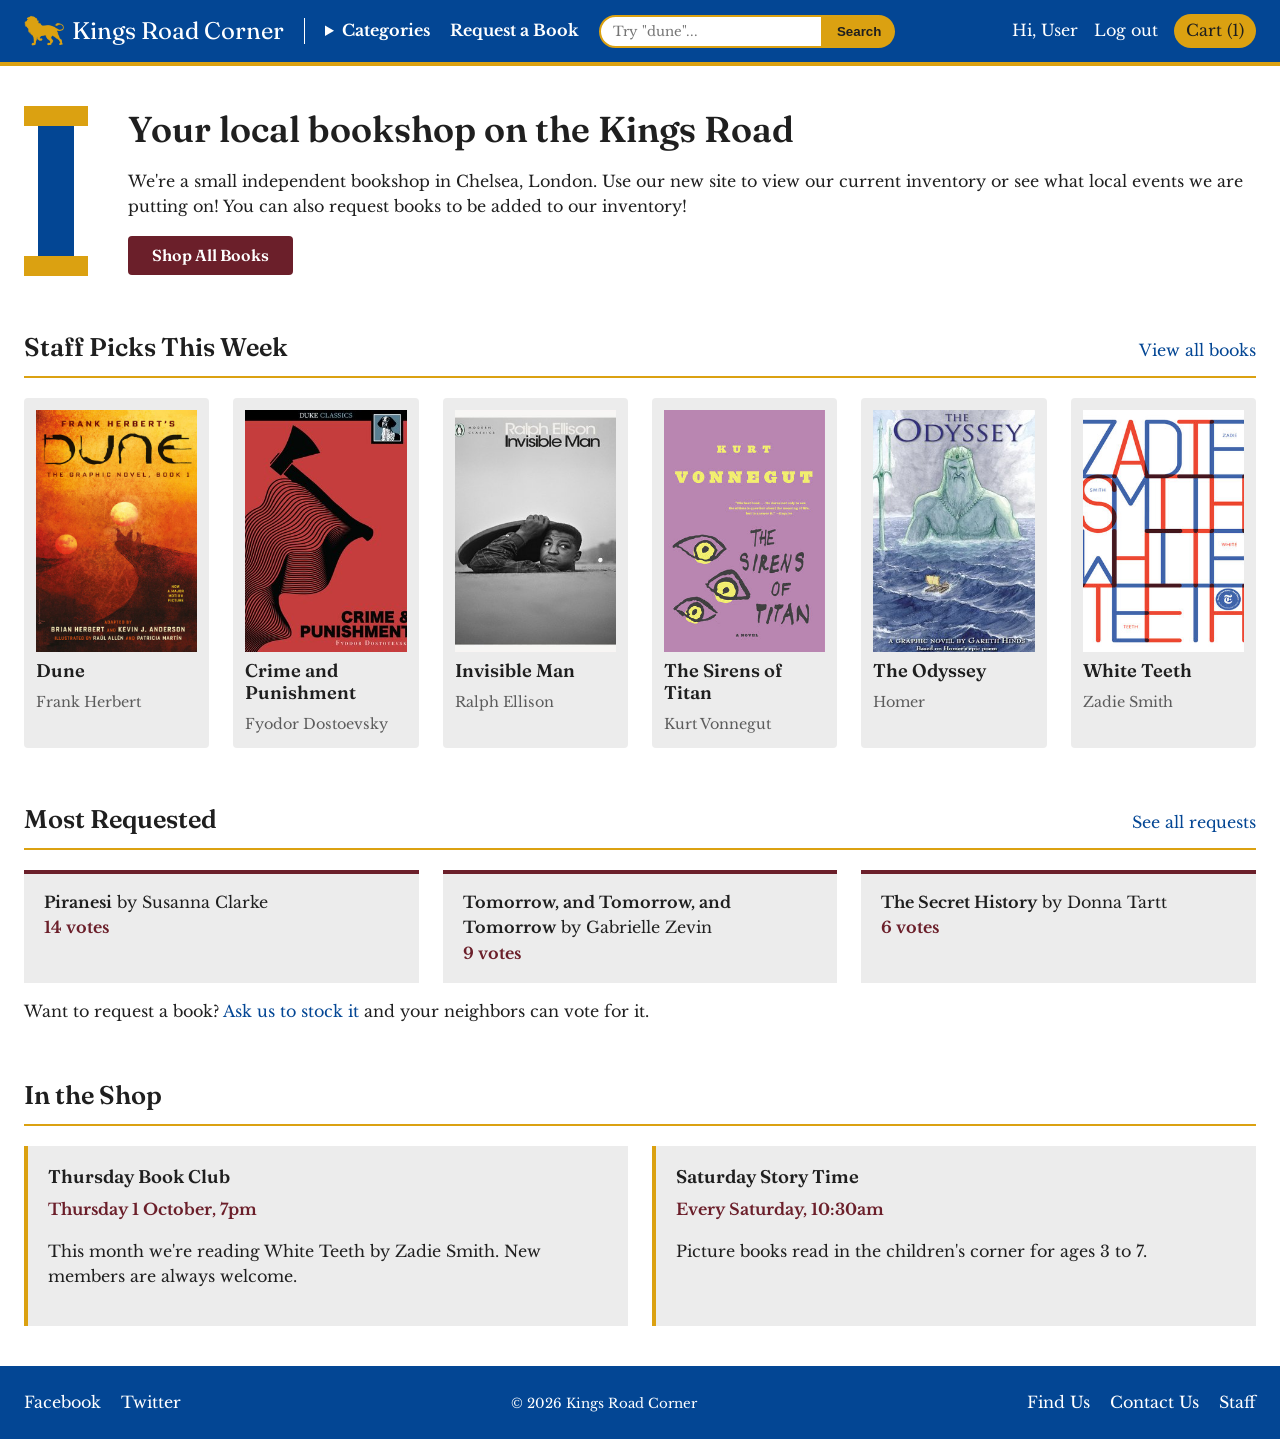
<file: project3/index.html>
<!DOCTYPE html>
<html lang="en">

<head>
    <meta charset="utf-8">
    <meta name="viewport" content="width=device-width, initial-scale=1">
    <title>Kings Road Corner</title>
    <link rel="stylesheet" href="css/styles.css">
</head>

<body>
    <script src="https://code.jquery.com/jquery-3.7.1.min.js"></script>
    <script src="js/main.js"></script>
    <!-- header section -->
    <header class="site-header">
        <a class="brand" href="index.html">
            <!-- i made tis logo myself on canva -->
            <img src="images/background-lion.png" alt="" width="40" height="32">
            Kings Road Corner
        </a>

        <nav aria-label="Primary">
            <ul>
                <li>
                    <details class="dropdown">
                        <summary>Categories</summary>
                        <ul class="dropdown-menu">
                            <li><a href="listing.html">All Books</a></li>
                            <li><a href="listing.html">Fiction</a></li>
                            <li><a href="listing.html">Non-Fiction</a></li>
                            <li><a href="listing.html">Sci-Fi &amp; Fantasy</a></li>
                            <li><a href="listing.html">Mystery &amp; Thriller</a></li>
                            <li><a href="listing.html">Classics</a></li>
                            <li><a href="listing.html">Children's</a></li>
                        </ul>
                    </details>
                </li>
                <li><a href="listing.html#requests">Request a Book</a></li>
            </ul>
        </nav>

        <form class="search-form" action="search.html" method="get" role="search">
            <label class="visually-hidden" for="site-search">Search books by title or author</label>
            <input id="site-search" class="search-input" type="search" name="q" placeholder="Try &quot;dune&quot;..." required>
            <button class="search-button" type="submit">Search</button>
        </form>

        <div class="account">
            <p class="greeting">Hi, User</p>
            <a href="index.html">Log out</a>
            <!-- couldn't figure out how to make cart logo responsive-->
            <a class="cart" href="#">Cart (1)</a>
        </div>
    </header>

    <main>
        <!-- hero section -->
        <section class="hero" aria-labelledby="hero-title">
            <div class="pillar" aria-hidden="true"></div>
            <div>
                <h1 id="hero-title">Your local bookshop on the Kings Road</h1>
                <p>
                    We're a small independent bookshop in Chelsea, London. Use our new site to view our current
                    inventory or see what local events we are putting on! You can also request books to be added to our
                    inventory!
                </p>
                <a class="btn" href="listing.html">Shop All Books</a>
            </div>
        </section>

        <!-- staff rec section -->
        <section aria-labelledby="featured-title">
            <div class="section-head">
                <h2 id="featured-title">Staff Picks This Week</h2>
                <a href="listing.html">View all books</a>
            </div>

            <ul class="book-grid">
                <li class="book-card">
                    <a class="book-link" href="bookdetails.html">
                        <!-- img src: https://www.overdrive.com/media/5318037/dune -->
                        <img class="book-cover" src="images/dune.jpg" alt="Cover of Dune by Frank Herbert" width="300"
                            height="450">
                        <h3>Dune</h3>
                        <p class="book-author">Frank Herbert</p>
                    </a>
                </li>
                <li class="book-card">
                    <a class="book-link" href="bookdetails.html">
                        <!-- img src: https://www.overdrive.com/media/784483/crime-and-punishment -->

                        <img class="book-cover" src="images/crime-and-punishment.jpg"
                            alt="Cover of Crime and Punishment by Fyodor Dostoevsky" width="300" height="450">
                        <h3>Crime and Punishment</h3>
                        <p class="book-author">Fyodor Dostoevsky</p>
                    </a>
                </li>
                <li class="book-card">
                    <a class="book-link" href="bookdetails.html">
                        <!-- img src: https://www.overdrive.com/media/2661249/invisible-man -->

                        <img class="book-cover" src="images/invisible-man.jpg"
                            alt="Cover of Invisible Man by Ralph Ellison" width="300" height="450">
                        <h3>Invisible Man</h3>
                        <p class="book-author">Ralph Ellison</p>
                    </a>
                </li>
                <li class="book-card">
                    <a class="book-link" href="bookdetails.html">
                        <!-- img src: https://www.overdrive.com/media/13569420/the-sirens-of-titan -->

                        <img class="book-cover" src="images/sirens-of-titan.jpg"
                            alt="Cover of The Sirens of Titan by Kurt Vonnegut" width="300" height="450">
                        <h3>The Sirens of Titan</h3>
                        <p class="book-author">Kurt Vonnegut</p>
                    </a>
                </li>
                <li class="book-card">
                    <a class="book-link" href="bookdetails.html">
                        <!-- img src: https://www.overdrive.com/media/5371526/the-odyssey -->

                        <img class="book-cover" src="images/the-odyssey.jpg" alt="Cover of The Odyssey by Homer"
                            width="300" height="450">
                        <h3>The Odyssey</h3>
                        <p class="book-author">Homer</p>
                    </a>
                </li>
                <li class="book-card">
                    <a class="book-link" href="bookdetails.html">
                        <!-- img src: https://www.overdrive.com/media/36414/white-teeth -->

                        <img class="book-cover" src="images/white-teeth.jpg" alt="Cover of White Teeth by Zadie Smith"
                            width="300" height="450">
                        <h3>White Teeth</h3>
                        <p class="book-author">Zadie Smith</p>
                    </a>
                </li>
            </ul>
        </section>

        <!-- other peep request section -->
        <section class="most-requested" aria-labelledby="requested-title">
            <div class="section-head">
                <h2 id="requested-title">Most Requested</h2>
                <a href="listing.html#requests">See all requests</a>
            </div>
            <ol class="top-requests">
                <li><strong>Piranesi</strong> by Susanna Clarke <span class="vote-total">14 votes</span></li>
                <li><strong>Tomorrow, and Tomorrow, and Tomorrow</strong> by Gabrielle Zevin <span class="vote-total">9
                        votes</span></li>
                <li><strong>The Secret History</strong> by Donna Tartt <span class="vote-total">6 votes</span></li>
            </ol>
            <p>Want to request a book? <a href="listing.html#requests">Ask us to stock it</a> and your neighbors can
                vote
                for it.</p>
        </section>

        <!-- local events section -->
        <section class="events" aria-labelledby="events-title">
            <div class="section-head">
                <h2 id="events-title">In the Shop</h2>
            </div>
            <ul class="event-list">
                <li class="event">
                    <h3>Thursday Book Club</h3>
                    <p class="event-date">Thursday 1 October, 7pm</p>
                    <p>This month we're reading White Teeth by Zadie Smith. New members are always welcome.</p>
                </li>
                <li class="event">
                    <h3>Saturday Story Time</h3>
                    <p class="event-date">Every Saturday, 10:30am</p>
                    <p>Picture books read in the children's corner for ages 3 to 7.</p>
                </li>
            </ul>
        </section>
    </main>

    <!-- footer  -->
    <footer class="site-footer">
        <ul class="footer-links">
            <li><a href="https://www.facebook.com/">Facebook</a></li>
            <li><a href="https://x.com/">Twitter</a></li>
        </ul>
        <p class="copyright"><small>&copy; 2026 Kings Road Corner</small></p>
        <ul class="footer-links">
            <li><a href="#">Find Us</a></li>
            <li><a href="#">Contact Us</a></li>
            <li><a href="alternativeAdding.html">Staff</a></li>
        </ul>
    </footer>
</body>

</html>
</file>
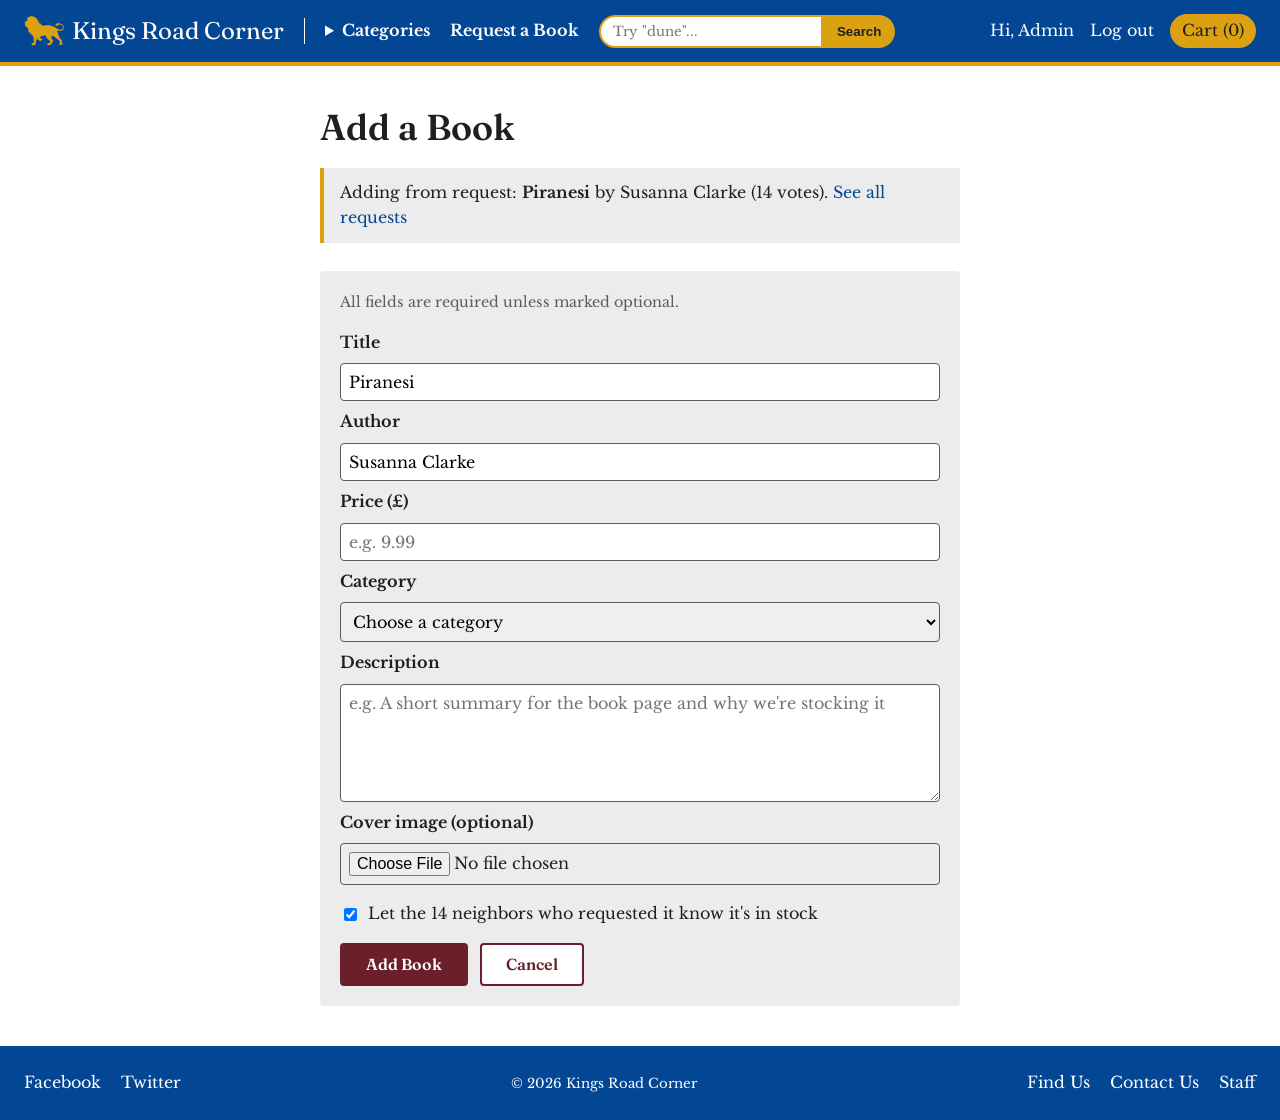
<file: project3/adminAdding.html>
<!DOCTYPE html>
<html lang="en">

<head>
    <meta charset="utf-8">
    <meta name="viewport" content="width=device-width, initial-scale=1">
    <title>Kings Road Corner | Add a Book</title>
    <link rel="stylesheet" href="css/styles.css">
    <link rel="stylesheet" href="css/admin.css">
</head>

<body>
    <script src="https://code.jquery.com/jquery-3.7.1.min.js"></script>
    <script src="js/main.js"></script>
    <!-- header section -->
    <header class="site-header">
        <a class="brand" href="index.html">
            <img src="images/background-lion.png" alt="" width="40" height="32">
            Kings Road Corner
        </a>

        <nav aria-label="Primary">
            <ul>
                <li>
                    <details class="dropdown">
                        <summary>Categories</summary>
                        <ul class="dropdown-menu">
                            <li><a href="listing.html">All Books</a></li>
                            <li><a href="listing.html">Fiction</a></li>
                            <li><a href="listing.html">Non-Fiction</a></li>
                            <li><a href="listing.html">Sci-Fi &amp; Fantasy</a></li>
                            <li><a href="listing.html">Mystery &amp; Thriller</a></li>
                            <li><a href="listing.html">Classics</a></li>
                            <li><a href="listing.html">Children's</a></li>
                        </ul>
                    </details>
                </li>
                <li><a href="listing.html#requests">Request a Book</a></li>
            </ul>
        </nav>

        <form class="search-form" action="search.html" method="get" role="search">
            <label class="visually-hidden" for="site-search">Search books by title or author</label>
            <input id="site-search" class="search-input" type="search" name="q" placeholder="Try &quot;dune&quot;..." required>
            <button class="search-button" type="submit">Search</button>
        </form>

        <div class="account">
            <p class="greeting">Hi, Admin</p>
            <a href="index.html">Log out</a>
            <a class="cart" href="#">Cart (0)</a>
        </div>
    </header>

    <main>
        <!-- info about book section -->
        <div class="admin-wrap">
            <h1>Add a Book</h1>

            <p class="notice">Adding from request: <strong>Piranesi</strong> by Susanna Clarke (14 votes).
                <a href="listing.html#requests">See all requests</a>
            </p>

            <form class="form-box" action="adminAdding.html">
                <p class="form-note">All fields are required unless marked optional.</p>

                <label for="title">Title</label>
                <input type="text" id="title" name="title" value="Piranesi" placeholder="e.g. Piranesi" required>

                <label for="author">Author</label>
                <input type="text" id="author" name="author" value="Susanna Clarke" placeholder="e.g. Susanna Clarke"
                    required>

                <label for="price">Price (£)</label>
                <input type="number" id="price" name="price" min="0" step="0.01" placeholder="e.g. 9.99" required>

                <label for="category">Category</label>
                <select id="category" name="category" required>
                    <option value="">Choose a category</option>
                    <option value="fiction">Fiction</option>
                    <option value="non-fiction">Non-Fiction</option>
                    <option value="sci-fi">Sci-Fi &amp; Fantasy</option>
                    <option value="mystery">Mystery &amp; Thriller</option>
                    <option value="classics">Classics</option>
                    <option value="childrens">Children's</option>
                </select>

                <label for="description">Description</label>
                <textarea id="description" name="description" rows="5"
                    placeholder="e.g. A short summary for the book page and why we're stocking it" required></textarea>

                <label for="cover">Cover image (optional)</label>
                <input type="file" id="cover" name="cover" accept="image/*">

                <div class="checkbox-row">
                    <input type="checkbox" id="notify" name="notify" checked>
                    <label for="notify">Let the 14 neighbors who requested it know it's in stock</label>
                </div>

                <div class="form-actions">
                    <button class="btn" type="submit">Add Book</button>
                    <a class="btn btn-outline" href="index.html">Cancel</a>
                </div>
            </form>
        </div>
    </main>

    <!-- footer -->
    <footer class="site-footer">
        <ul class="footer-links">
            <li><a href="https://www.facebook.com/">Facebook</a></li>
            <li><a href="https://x.com/">Twitter</a></li>
        </ul>
        <p class="copyright"><small>&copy; 2026 Kings Road Corner</small></p>
        <ul class="footer-links">
            <li><a href="#">Find Us</a></li>
            <li><a href="#">Contact Us</a></li>
            <li><a href="alternativeAdding.html">Staff</a></li>
        </ul>
    </footer>
</body>

</html>
</file>
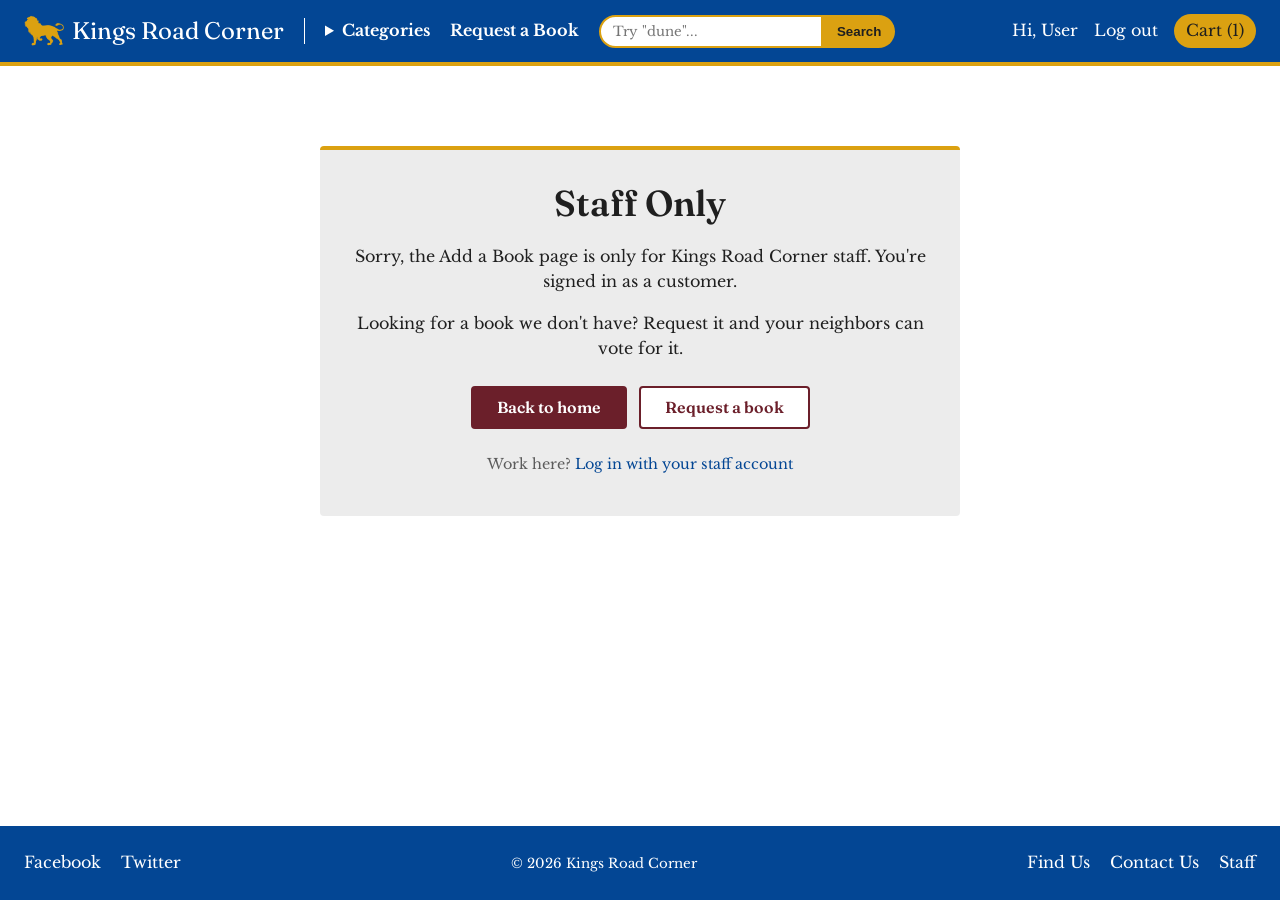
<file: project3/alternativeAdding.html>
<!DOCTYPE html>
<html lang="en">

<head>
    <meta charset="utf-8">
    <meta name="viewport" content="width=device-width, initial-scale=1">
    <title>Kings Road Corner | Staff Only</title>
    <link rel="stylesheet" href="css/styles.css">
    <link rel="stylesheet" href="css/admin.css">
</head>

<body>
    <script src="https://code.jquery.com/jquery-3.7.1.min.js"></script>
    <script src="js/main.js"></script>
    <!-- header section -->
    <header class="site-header">
        <a class="brand" href="index.html">
            <img src="images/background-lion.png" alt="" width="40" height="32">
            Kings Road Corner
        </a>

        <nav aria-label="Primary">
            <ul>
                <li>
                    <details class="dropdown">
                        <summary>Categories</summary>
                        <ul class="dropdown-menu">
                            <li><a href="listing.html">All Books</a></li>
                            <li><a href="listing.html">Fiction</a></li>
                            <li><a href="listing.html">Non-Fiction</a></li>
                            <li><a href="listing.html">Sci-Fi &amp; Fantasy</a></li>
                            <li><a href="listing.html">Mystery &amp; Thriller</a></li>
                            <li><a href="listing.html">Classics</a></li>
                            <li><a href="listing.html">Children's</a></li>
                        </ul>
                    </details>
                </li>
                <li><a href="listing.html#requests">Request a Book</a></li>
            </ul>
        </nav>

        <form class="search-form" action="search.html" method="get" role="search">
            <label class="visually-hidden" for="site-search">Search books by title or author</label>
            <input id="site-search" class="search-input" type="search" name="q" placeholder="Try &quot;dune&quot;..." required>
            <button class="search-button" type="submit">Search</button>
        </form>

        <div class="account">
            <p class="greeting">Hi, User</p>
            <a href="index.html">Log out</a>
            <a class="cart" href="#">Cart (1)</a>
        </div>
    </header>

    <main>
        <!-- message -->
        <div class="admin-wrap message-box">
            <h1>Staff Only</h1>
            <p>Sorry, the Add a Book page is only for Kings Road Corner staff. You're signed in as a customer.</p>
            <p>Looking for a book we don't have? Request it and your neighbors can vote for it.</p>

            <div class="form-actions">
                <a class="btn" href="index.html">Back to home</a>
                <a class="btn btn-outline" href="listing.html#requests">Request a book</a>
            </div>

            <p class="form-note">Work here? <a href="adminAdding.html">Log in with your staff account</a></p>
        </div>
    </main>

    <!-- footer -->
    <footer class="site-footer">
        <ul class="footer-links">
            <li><a href="https://www.facebook.com/">Facebook</a></li>
            <li><a href="https://x.com/">Twitter</a></li>
        </ul>
        <p class="copyright"><small>&copy; 2026 Kings Road Corner</small></p>
        <ul class="footer-links">
            <li><a href="#">Find Us</a></li>
            <li><a href="#">Contact Us</a></li>
            <li><a href="alternativeAdding.html">Staff</a></li>
        </ul>
    </footer>
</body>

</html>
</file>
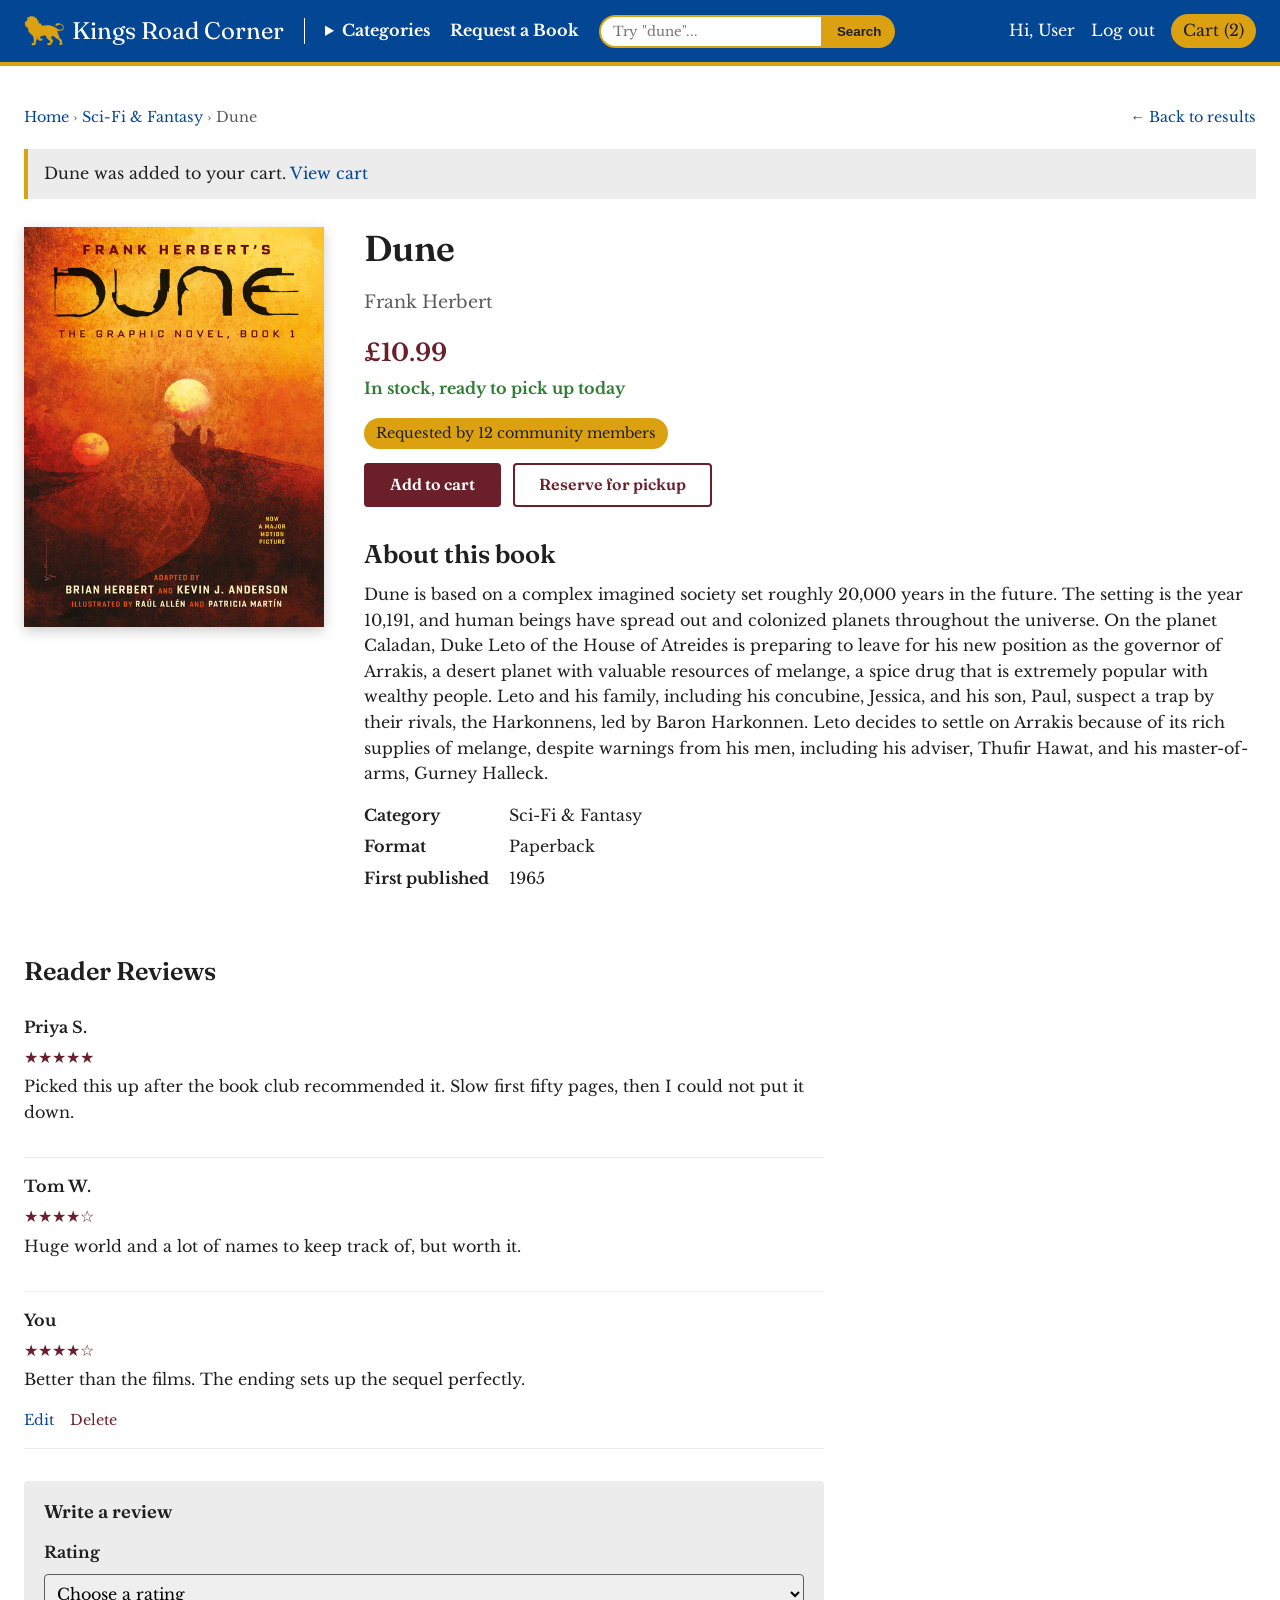
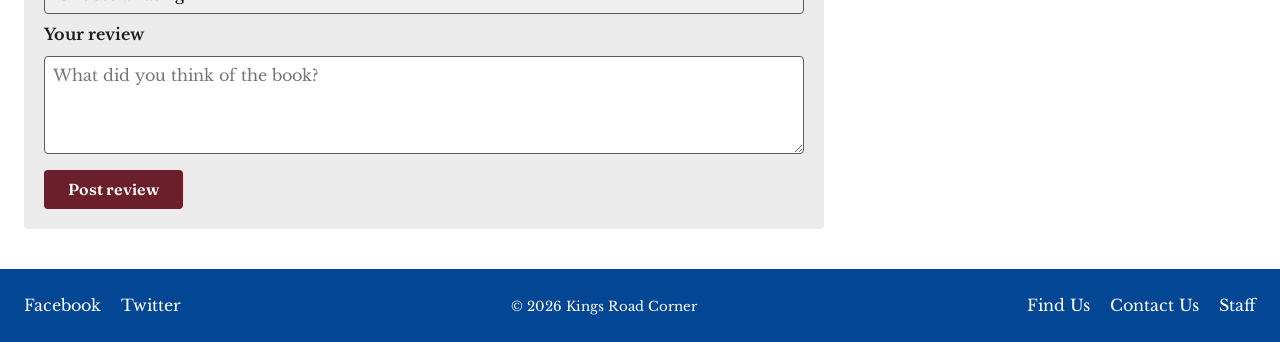
<file: project3/bookdetails.html>
<!DOCTYPE html>
<html lang="en">

<head>
    <meta charset="utf-8">
    <meta name="viewport" content="width=device-width, initial-scale=1">
    <title>Kings Road Corner | Dune</title>
    <link rel="stylesheet" href="css/styles.css">
    <link rel="stylesheet" href="css/details.css">
</head>

<body>
    <script src="https://code.jquery.com/jquery-3.7.1.min.js"></script>
    <script src="js/main.js"></script>
    <!-- header -->
    <header class="site-header">
        <a class="brand" href="index.html">
            <!-- i made tis logo myself on canva -->
            <img src="images/background-lion.png" alt="" width="40" height="32">
            Kings Road Corner
        </a>


        <nav aria-label="Primary">
            <ul>
                <li>
                    <details class="dropdown">
                        <summary>Categories</summary>
                        <ul class="dropdown-menu">
                            <li><a href="listing.html">All Books</a></li>
                            <li><a href="listing.html">Fiction</a></li>
                            <li><a href="listing.html">Non-Fiction</a></li>
                            <li><a href="listing.html">Sci-Fi &amp; Fantasy</a></li>
                            <li><a href="listing.html">Mystery &amp; Thriller</a></li>
                            <li><a href="listing.html">Classics</a></li>
                            <li><a href="listing.html">Children's</a></li>
                        </ul>
                    </details>
                </li>
                <li><a href="listing.html#requests">Request a Book</a></li>
            </ul>
        </nav>

        <form class="search-form" action="search.html" method="get" role="search">
            <label class="visually-hidden" for="site-search">Search books by title or author</label>
            <input id="site-search" class="search-input" type="search" name="q" placeholder="Try &quot;dune&quot;..." required>
            <button class="search-button" type="submit">Search</button>
        </form>

        <div class="account">
            <p class="greeting">Hi, User</p>
            <a href="index.html">Log out</a>
            <a class="cart" href="#">Cart (2)</a>
        </div>
    </header>

    <main>
        <!-- navigation section -->
        <div class="page-top">
            <p class="breadcrumb">
                <a href="index.html">Home</a> &rsaquo;
                <a href="listing.html">Sci-Fi &amp; Fantasy</a> &rsaquo;
                Dune
            </p>
            <a href="listing.html">&larr; Back to results</a>
        </div>

        <!-- notice section -->
        <p class="notice">Dune was added to your cart. <a href="#">View cart</a></p>

        <!-- actual details section -->
        <div class="book-detail">
            <!-- credit on home page -->
            <img class="detail-cover" src="images/dune.jpg" alt="Cover of Dune by Frank Herbert" width="300"
                height="450">

            <div>
                <h1>Dune</h1>
                <p class="detail-author">Frank Herbert</p>
                <p class="detail-price">£10.99</p>
                <p class="stock">In stock, ready to pick up today</p>
                <p class="request-badge">Requested by 12 community members</p>

                <div class="actions">
                    <button class="btn" type="button">Add to cart</button>
                    <button class="btn btn-outline" type="button">Reserve for pickup</button>
                </div>

                <h2>About this book</h2>
                <!-- this came directly from the wiki page for dune -->
                <p>
                    Dune is based on a complex imagined society set roughly 20,000 years in the future. The setting is
                    the year 10,191, and human beings have spread out and colonized planets throughout the universe. On
                    the planet Caladan, Duke Leto of the House of Atreides is preparing to leave for his new position as
                    the governor of Arrakis, a desert planet with valuable resources of melange, a spice drug that is
                    extremely popular with wealthy people. Leto and his family, including his concubine, Jessica, and
                    his son, Paul, suspect a trap by their rivals, the Harkonnens, led by Baron Harkonnen. Leto decides
                    to settle on Arrakis because of its rich supplies of melange, despite warnings from his men,
                    including his adviser, Thufir Hawat, and his master-of-arms, Gurney Halleck.
                </p>

                <dl class="book-facts">
                    <dt>Category</dt>
                    <dd>Sci-Fi &amp; Fantasy</dd>
                    <dt>Format</dt>
                    <dd>Paperback</dd>
                    <dt>First published</dt>
                    <dd>1965</dd>
                </dl>
            </div>
        </div>

        <!-- review section -->
        <section class="reviews">
            <h2>Reader Reviews</h2>
            <ul class="review-list">
                <li class="review">
                    <p class="review-meta"><strong>Priya S.</strong></p>
                    <p class="rating"><span aria-hidden="true">&#9733;&#9733;&#9733;&#9733;&#9733;</span>
                        <span class="visually-hidden">5 out of 5 stars</span>
                    </p>
                    <p>Picked this up after the book club recommended it. Slow first fifty pages, then I could not put
                        it down.</p>
                </li>
                <li class="review">
                    <p class="review-meta"><strong>Tom W.</strong></p>
                    <p class="rating"><span aria-hidden="true">&#9733;&#9733;&#9733;&#9733;&#9734;</span>
                        <span class="visually-hidden">4 out of 5 stars</span>
                    </p>
                    <p>Huge world and a lot of names to keep track of, but worth it.</p>
                </li>
                <li class="review">
                    <p class="review-meta"><strong>You</strong></p>
                    <p class="rating"><span aria-hidden="true">&#9733;&#9733;&#9733;&#9733;&#9734;</span>
                        <span class="visually-hidden">4 out of 5 stars</span>
                    </p>
                    <p>Better than the films. The ending sets up the sequel perfectly.</p>
                    <p class="owner-actions">
                        <a href="#review-form">Edit</a>
                        <button class="link-button" type="button">Delete</button>
                    </p>
                </li>
            </ul>

            <form class="form-box" id="review-form" action="bookdetails.html">
                <h3>Write a review</h3>
                <label for="rating">Rating</label>
                <select id="rating" name="rating" required>
                    <option value="">Choose a rating</option>
                    <option value="5">5 stars</option>
                    <option value="4">4 stars</option>
                    <option value="3">3 stars</option>
                    <option value="2">2 stars</option>
                    <option value="1">1 star</option>
                </select>

                <label for="review-text">Your review</label>
                <textarea id="review-text" name="review" rows="4" placeholder="What did you think of the book?"
                    required></textarea>

                <button class="btn" type="submit">Post review</button>
            </form>
        </section>
    </main>

    <footer class="site-footer">
        <ul class="footer-links">
            <li><a href="https://www.facebook.com/">Facebook</a></li>
            <li><a href="https://x.com/">Twitter</a></li>
        </ul>
        <p class="copyright"><small>&copy; 2026 Kings Road Corner</small></p>
        <ul class="footer-links">
            <li><a href="#">Find Us</a></li>
            <li><a href="#">Contact Us</a></li>
            <li><a href="alternativeAdding.html">Staff</a></li>
        </ul>
    </footer>
</body>

</html>
</file>
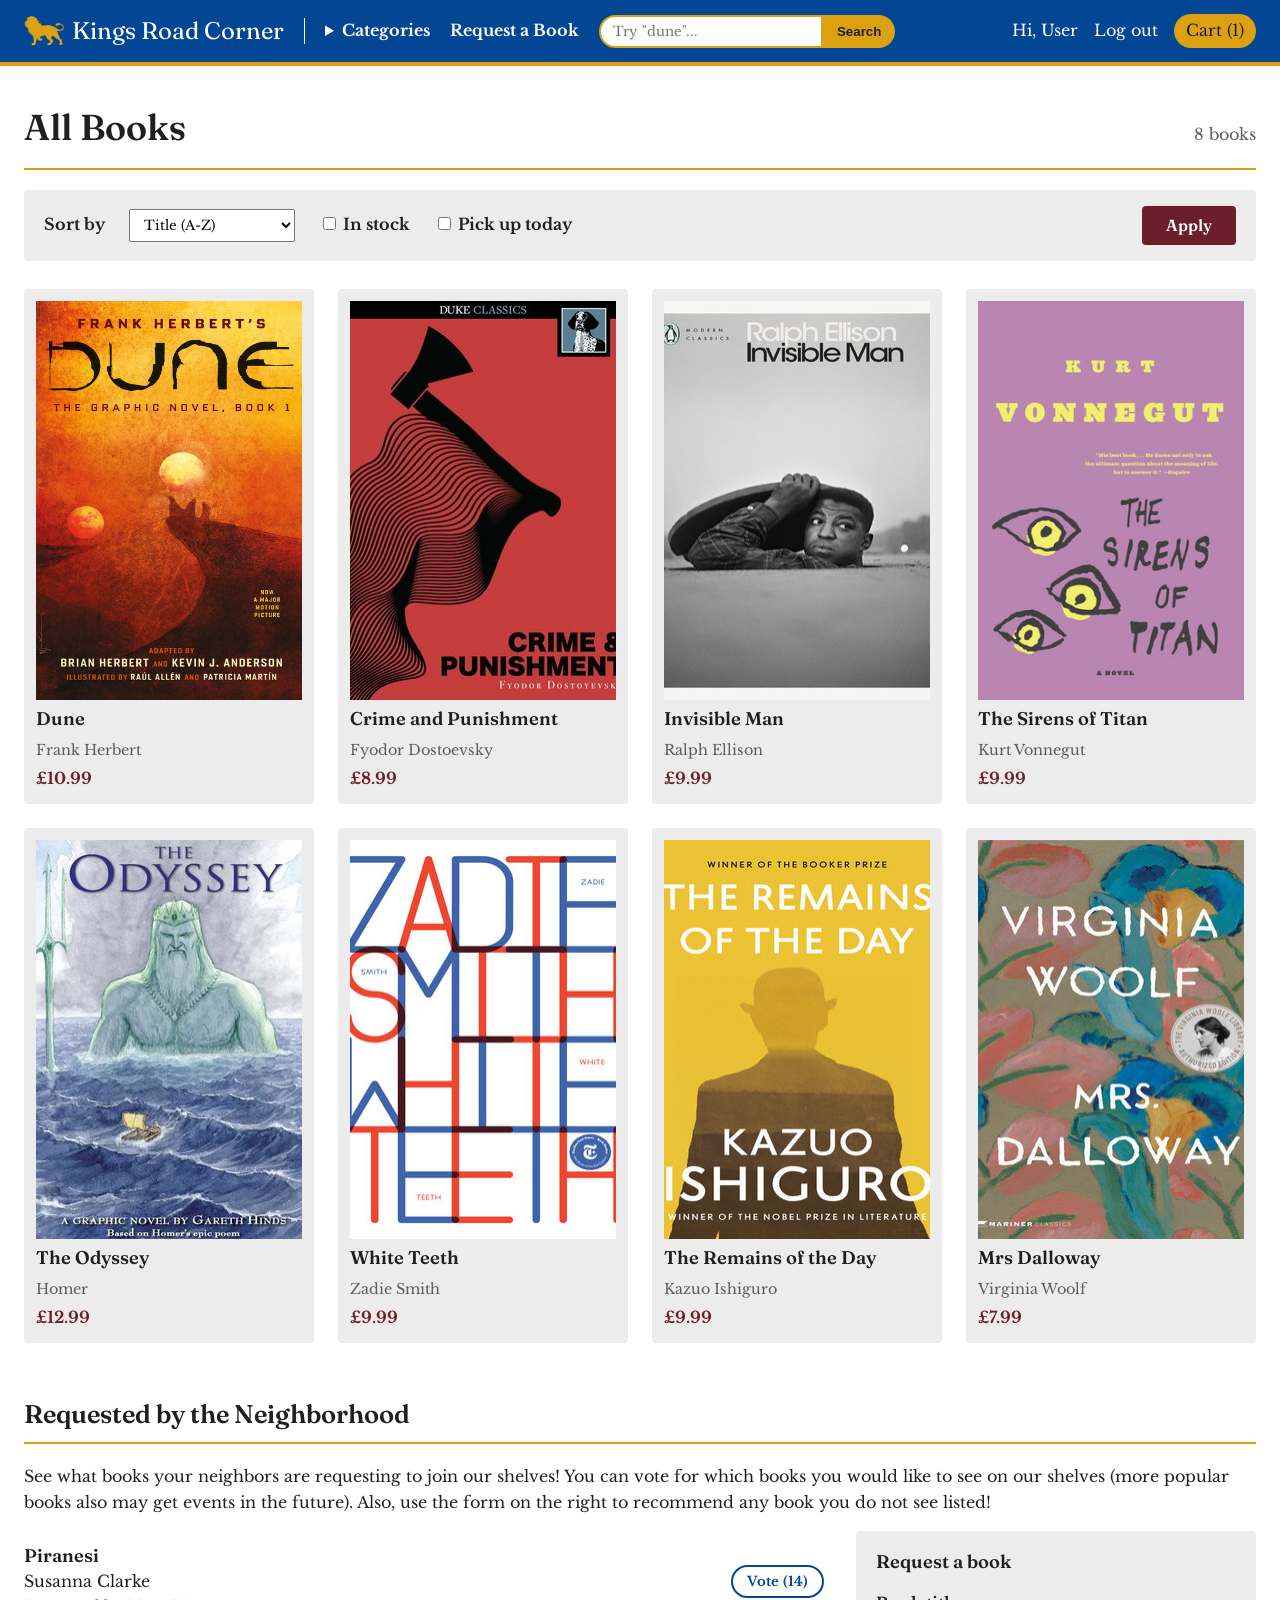
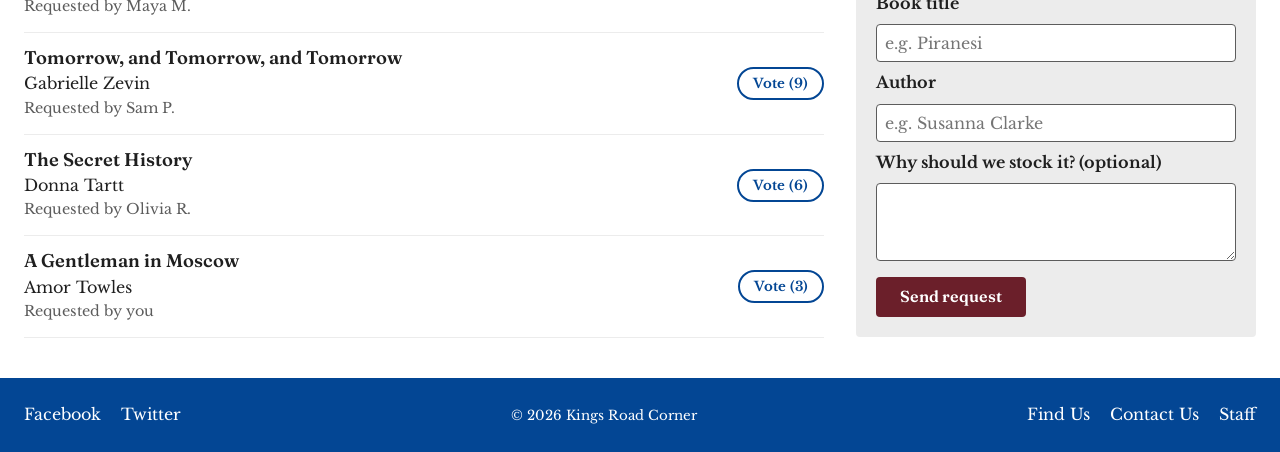
<file: project3/listing.html>
<!DOCTYPE html>
<html lang="en">

<head>
    <meta charset="utf-8">
    <meta name="viewport" content="width=device-width, initial-scale=1">
    <title>Kings Road Corner | All Books</title>
    <link rel="stylesheet" href="css/styles.css">
    <link rel="stylesheet" href="css/listing.css">
</head>

<body>
    <script src="https://code.jquery.com/jquery-3.7.1.min.js"></script>
    <script src="js/main.js"></script>
    <!-- header section -->
    <header class="site-header">
        <a class="brand" href="index.html">
            <img src="images/background-lion.png" alt="" width="40" height="32">
            Kings Road Corner
        </a>

        <nav aria-label="Primary">
            <ul>
                <li>
                    <details class="dropdown">
                        <summary>Categories</summary>
                        <ul class="dropdown-menu">
                            <li><a href="listing.html">All Books</a></li>
                            <li><a href="listing.html">Fiction</a></li>
                            <li><a href="listing.html">Non-Fiction</a></li>
                            <li><a href="listing.html">Sci-Fi &amp; Fantasy</a></li>
                            <li><a href="listing.html">Mystery &amp; Thriller</a></li>
                            <li><a href="listing.html">Classics</a></li>
                            <li><a href="listing.html">Children's</a></li>
                        </ul>
                    </details>
                </li>
                <li><a href="listing.html#requests">Request a Book</a></li>
            </ul>
        </nav>

        <form class="search-form" action="search.html" method="get" role="search">
            <label class="visually-hidden" for="site-search">Search books by title or author</label>
            <input id="site-search" class="search-input" type="search" name="q" placeholder="Try &quot;dune&quot;..." required>
            <button class="search-button" type="submit">Search</button>
        </form>

        <div class="account">
            <p class="greeting">Hi, User</p>
            <a href="index.html">Log out</a>
            <a class="cart" href="#">Cart (1)</a>
        </div>
    </header>

    <main>
        <!-- title and small filter section -->
        <div class="page-head">
            <h1>All Books</h1>
            <p class="result-count">8 books</p>
        </div>

        <form class="filters" action="listing.html">
            <label for="sort">Sort by</label>
            <select id="sort" name="sort">
                <option value="title">Title (A-Z)</option>
                <option value="author">Author (A-Z)</option>
                <option value="price-low">Price (low to high)</option>
                <option value="price-high">Price (high to low)</option>
            </select>

            <label><input type="checkbox" name="in-stock"> In stock</label>
            <label><input type="checkbox" name="pickup"> Pick up today</label>

            <button class="btn" type="submit">Apply</button>
        </form>

        <!-- actual book section 
            OTHER BOOK PHOTOS THAT AREN'T ATTRIBUTED HERE ARE ON THE HOME PAGE 
        -->
        <ul class="book-grid">
            <li class="book-card">
                <a class="book-link" href="bookdetails.html">
                    <img class="book-cover" src="images/dune.jpg" alt="Cover of Dune by Frank Herbert" width="300"
                        height="450">
                    <h2>Dune</h2>
                    <p class="book-author">Frank Herbert</p>
                    <p class="book-price">£10.99</p>
                </a>
            </li>
            <li class="book-card">
                <a class="book-link" href="bookdetails.html">
                    <img class="book-cover" src="images/crime-and-punishment.jpg"
                        alt="Cover of Crime and Punishment by Fyodor Dostoevsky" width="300" height="450">
                    <h2>Crime and Punishment</h2>
                    <p class="book-author">Fyodor Dostoevsky</p>
                    <p class="book-price">£8.99</p>
                </a>
            </li>
            <li class="book-card">
                <a class="book-link" href="bookdetails.html">
                    <img class="book-cover" src="images/invisible-man.jpg" alt="Cover of Invisible Man by Ralph Ellison"
                        width="300" height="450">
                    <h2>Invisible Man</h2>
                    <p class="book-author">Ralph Ellison</p>
                    <p class="book-price">£9.99</p>
                </a>
            </li>
            <li class="book-card">
                <a class="book-link" href="bookdetails.html">
                    <img class="book-cover" src="images/sirens-of-titan.jpg"
                        alt="Cover of The Sirens of Titan by Kurt Vonnegut" width="300" height="450">
                    <h2>The Sirens of Titan</h2>
                    <p class="book-author">Kurt Vonnegut</p>
                    <p class="book-price">£9.99</p>
                </a>
            </li>
            <li class="book-card">
                <a class="book-link" href="bookdetails.html">
                    <img class="book-cover" src="images/the-odyssey.jpg" alt="Cover of The Odyssey by Homer" width="300"
                        height="450">
                    <h2>The Odyssey</h2>
                    <p class="book-author">Homer</p>
                    <p class="book-price">£12.99</p>
                </a>
            </li>
            <li class="book-card">
                <a class="book-link" href="bookdetails.html">
                    <img class="book-cover" src="images/white-teeth.jpg" alt="Cover of White Teeth by Zadie Smith"
                        width="300" height="450">
                    <h2>White Teeth</h2>
                    <p class="book-author">Zadie Smith</p>
                    <p class="book-price">£9.99</p>
                </a>
            </li>
            <li class="book-card">
                <a class="book-link" href="bookdetails.html">
                    <!-- https://www.overdrive.com/media/3877329/the-remains-of-the-day -->
                    <img class="book-cover" src="images/remains-of-the-day.jpg"
                        alt="Cover of The Remains of the Day by Kazuo Ishiguro" width="300" height="450">
                    <h2>The Remains of the Day</h2>
                    <p class="book-author">Kazuo Ishiguro</p>
                    <p class="book-price">£9.99</p>
                </a>
            </li>
            <li class="book-card">
                <a class="book-link" href="bookdetails.html">
                    <!-- https://www.overdrive.com/media/573905/mrs-dalloway -->
                    <img class="book-cover" src="images/mrs-dalloway.jpg" alt="Cover of Mrs Dalloway by Virginia Woolf"
                        width="300" height="450">
                    <h2>Mrs Dalloway</h2>
                    <p class="book-author">Virginia Woolf</p>
                    <p class="book-price">£7.99</p>
                </a>
            </li>
        </ul>

        <!-- req your own books section-->
        <section class="requests" id="requests">
            <div class="section-head">
                <h2>Requested by the Neighborhood</h2>
            </div>
            <p>See what books your neighbors are requesting to join our shelves! You can vote for which books you would
                like to see on our shelves (more popular books also may get events in the future). Also, use
                the form on the right to recommend any book you do not see listed!</p>

            <div class="request-layout">
                <ul class="request-list">
                    <li class="request">
                        <div>
                            <h3>Piranesi</h3>
                            <p>Susanna Clarke</p>
                            <p class="request-by">Requested by Maya M.</p>
                        </div>
                        <button class="vote-button" type="button">Vote (<span class="vote-count">14</span>)</button>
                    </li>
                    <li class="request">
                        <div>
                            <h3>Tomorrow, and Tomorrow, and Tomorrow</h3>
                            <p>Gabrielle Zevin</p>
                            <p class="request-by">Requested by Sam P.</p>
                        </div>
                        <button class="vote-button" type="button">Vote (<span class="vote-count">9</span>)</button>
                    </li>
                    <li class="request">
                        <div>
                            <h3>The Secret History</h3>
                            <p>Donna Tartt</p>
                            <p class="request-by">Requested by Olivia R.</p>
                        </div>
                        <button class="vote-button" type="button">Vote (<span class="vote-count">6</span>)</button>
                    </li>
                    <li class="request">
                        <div>
                            <h3>A Gentleman in Moscow</h3>
                            <p>Amor Towles</p>
                            <p class="request-by">Requested by you</p>
                        </div>
                        <button class="vote-button" type="button">Vote (<span class="vote-count">3</span>)</button>
                    </li>
                </ul>

                <form class="form-box" id="request-form" action="listing.html">
                    <h3>Request a book</h3>
                    <label for="req-title">Book title</label>
                    <input type="text" id="req-title" name="title" placeholder="e.g. Piranesi" required>

                    <label for="req-author">Author</label>
                    <input type="text" id="req-author" name="author" placeholder="e.g. Susanna Clarke" required>

                    <label for="req-reason">Why should we stock it? (optional)</label>
                    <textarea id="req-reason" name="reason" rows="3"></textarea>

                    <button class="btn" type="submit">Send request</button>
                </form>
            </div>
        </section>
    </main>

    <!-- fiiter -->
    <footer class="site-footer">
        <ul class="footer-links">
            <li><a href="https://www.facebook.com/">Facebook</a></li>
            <li><a href="https://x.com/">Twitter</a></li>
        </ul>
        <p class="copyright"><small>&copy; 2026 Kings Road Corner</small></p>
        <ul class="footer-links">
            <li><a href="#">Find Us</a></li>
            <li><a href="#">Contact Us</a></li>
            <li><a href="alternativeAdding.html">Staff</a></li>
        </ul>
    </footer>
</body>

</html>
</file>
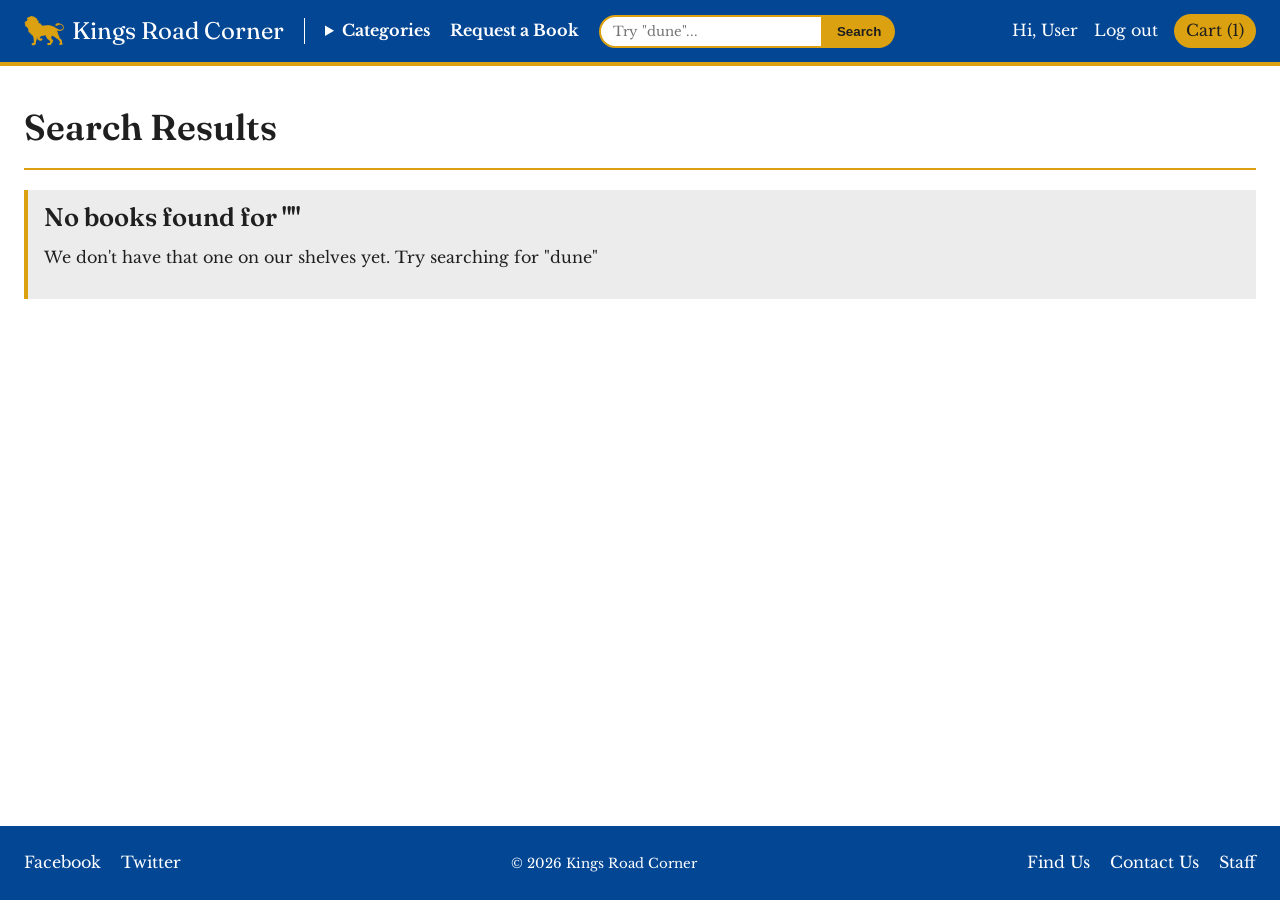
<file: project3/search.html>
<!DOCTYPE html>
<html lang="en">

<head>
    <meta charset="utf-8">
    <meta name="viewport" content="width=device-width, initial-scale=1">
    <title>Kings Road Corner | Search Results</title>
    <link rel="stylesheet" href="css/styles.css">
    <link rel="stylesheet" href="css/listing.css">
</head>

<body>
    <script src="https://code.jquery.com/jquery-3.7.1.min.js"></script>
    <script src="js/main.js"></script>
    <!-- header section -->
    <header class="site-header">
        <a class="brand" href="index.html">
            <img src="images/background-lion.png" alt="" width="40" height="32">
            Kings Road Corner
        </a>

        <nav aria-label="Primary">
            <ul>
                <li>
                    <details class="dropdown">
                        <summary>Categories</summary>
                        <ul class="dropdown-menu">
                            <li><a href="listing.html">All Books</a></li>
                            <li><a href="listing.html">Fiction</a></li>
                            <li><a href="listing.html">Non-Fiction</a></li>
                            <li><a href="listing.html">Sci-Fi &amp; Fantasy</a></li>
                            <li><a href="listing.html">Mystery &amp; Thriller</a></li>
                            <li><a href="listing.html">Classics</a></li>
                            <li><a href="listing.html">Children's</a></li>
                        </ul>
                    </details>
                </li>
                <li><a href="listing.html#requests">Request a Book</a></li>
            </ul>
        </nav>

        <form class="search-form" action="search.html" method="get" role="search">
            <label class="visually-hidden" for="site-search">Search books by title or author</label>
            <input id="site-search" class="search-input" type="search" name="q" placeholder="Try &quot;dune&quot;..."
                required>
            <button class="search-button" type="submit">Search</button>
        </form>

        <div class="account">
            <p class="greeting">Hi, User</p>
            <a href="index.html">Log out</a>
            <a class="cart" href="#">Cart (1)</a>
        </div>
    </header>


    <main>
        <div class="page-head">
            <h1>Search Results</h1>
        </div>

        <!-- need to show when matches -->
        <div id="search-results" hidden>
            <p class="result-count">1 result for "<span class="search-term"></span>"</p>
            <ul class="book-grid">
                <li class="book-card">
                    <a class="book-link" href="bookdetails.html">
                        <img class="book-cover" src="images/dune.jpg" alt="Cover of Dune by Frank Herbert" width="300"
                            height="450">
                        <h2>Dune</h2>
                        <p class="book-author">Frank Herbert</p>
                        <p class="book-price">£10.99</p>
                    </a>
                </li>
            </ul>
        </div>

        <!-- handle case where it does not work  -->
        <div id="no-results" class="notice" hidden>
            <h2>No books found for "<span class="search-term"></span>"</h2>
            <p>We don't have that one on our shelves yet. Try searching for "dune"
            </p>
        </div>
    </main>

    <!-- fiiter -->
    <footer class="site-footer">
        <ul class="footer-links">
            <li><a href="https://www.facebook.com/">Facebook</a></li>
            <li><a href="https://x.com/">Twitter</a></li>
        </ul>
        <p class="copyright"><small>&copy; 2026 Kings Road Corner</small></p>
        <ul class="footer-links">
            <li><a href="#">Find Us</a></li>
            <li><a href="#">Contact Us</a></li>
            <li><a href="alternativeAdding.html">Staff</a></li>
        </ul>
    </footer>
</body>

</html>
</file>
<file: project3/css/styles.css>
/* imports and definitions */
@import url("https://fonts.googleapis.com/css2?family=Fraunces:wght@400;600;700&family=Libre+Baskerville:wght@400;700&display=swap");

:root {
    --blue: #034694;
    --gold: #dba111;
    --maroon: #6b1f2a;
    --maroon-dark: #4e1620;
    --ink: #1f1f1f;
    --muted: #5c5c5c;
    --panel: #ececec;
    --white: #ffffff;
    --font-display: "Fraunces", Georgia, serif;
    --font-body: "Libre Baskerville", Georgia, serif;
    --page-width: 1400px;
    --radius: 4px;
}


*,
*::before,
*::after {
    box-sizing: border-box;
}

body {
    margin: 0;
    font-family: var(--font-body);
    font-size: 1rem;
    line-height: 1.6;
    color: var(--ink);
    background-color: var(--white);
    min-height: 100vh;
    display: flex;
    flex-direction: column;
}

h1,
h2,
h3 {
    font-family: var(--font-display);
    font-weight: 600;
    line-height: 1.2;
    margin: 0 0 0.5em;
}

h1 {
    font-size: 2.25rem;
}

h2 {
    font-size: 1.6rem;
}

h3 {
    font-size: 1.15rem;
}

p {
    margin: 0 0 1em;
}

a {
    color: var(--blue);
    text-decoration: none;
}

a:hover {
    text-decoration: underline;
}

img {
    max-width: 100%;
    height: auto;
    display: block;
}

.visually-hidden {
    position: absolute;
    width: 1px;
    height: 1px;
    overflow: hidden;
    clip: rect(0 0 0 0);
    white-space: nowrap;
}


/* header */
.site-header {
    display: flex;
    align-items: center;
    flex-wrap: wrap;
    gap: 20px;
    padding: 12px 24px;
    background-color: var(--blue);
    border-bottom: 4px solid var(--gold);
}

.brand {
    display: flex;
    align-items: center;
    gap: 8px;
    color: var(--white);
    font-family: var(--font-display);
    font-size: 1.5rem;
    text-decoration: none;
}


nav {
    border-left: 1px solid var(--white);
    padding-left: 20px;
}

nav ul {
    display: flex;
    gap: 20px;
    list-style: none;
    margin: 0;
    padding: 0;
}

nav a,
summary {
    color: var(--white);
    font-weight: bold;
    text-decoration: none;
    cursor: pointer;
}

nav a:hover,
summary:hover {
    color: var(--gold);
}

.dropdown {
    position: relative;
}

.dropdown-menu {
    display: block;
    position: absolute;
    top: 36px;
    left: 0;
    z-index: 10;
    min-width: 200px;
    padding: 8px 0;
    background-color: var(--white);
    border-top: 3px solid var(--gold);
    box-shadow: 0 4px 12px rgba(0, 0, 0, 0.2);
}

.dropdown-menu a {
    display: block;
    padding: 6px 16px;
    color: var(--ink);
    font-weight: normal;
}

.dropdown-menu a:hover {
    background-color: var(--panel);
    color: var(--ink);
}


/* search */
.search-form {
    display: flex;
}

.search-input {
    padding: 6px 12px;
    border: 2px solid var(--gold);
    border-radius: 20px 0 0 20px;
    font-family: var(--font-body);
}

.search-button {
    padding: 6px 14px;
    border: none;
    border-radius: 0 20px 20px 0;
    background-color: var(--gold);
    color: var(--ink);
    font-weight: bold;
    cursor: pointer;
}


.account {
    display: flex;
    align-items: center;
    gap: 16px;
    margin-left: auto;
    color: var(--white);
}

.account p {
    margin: 0;
}

.account a {
    color: var(--white);
}

.cart {
    padding: 4px 12px;
    border-radius: 20px;
    background-color: var(--gold);
    text-decoration: none;
}

.account .cart {
    color: var(--ink);
}


/* welcome note stuff */
main {
    flex: 1;
    width: 100%;
    max-width: var(--page-width);
    margin: 0 auto;
    padding: 40px 24px;
}


.hero {
    display: flex;
    align-items: center;
    gap: 40px;
    margin-bottom: 56px;
}

.pillar {
    position: relative;
    flex-shrink: 0;
    width: 36px;
    height: 170px;
    margin: 0 14px;
    background-color: var(--blue);
}

.pillar::before,
.pillar::after {
    content: "";
    position: absolute;
    left: -14px;
    right: -14px;
    height: 20px;
    background-color: var(--gold);
}

.pillar::before {
    top: 0;
}

.pillar::after {
    bottom: 0;
}

.btn {
    display: inline-block;
    padding: 10px 24px;
    border-radius: var(--radius);
    background-color: var(--maroon);
    color: var(--white);
    font-family: var(--font-display);
    font-size: 1rem;
    line-height: 1.2;
    font-weight: 600;
    text-decoration: none;
}

.btn:hover {
    background-color: var(--maroon-dark);
}


/* picks section */
.section-head {
    display: flex;
    justify-content: space-between;
    align-items: baseline;
    margin-bottom: 20px;
    border-bottom: 2px solid var(--gold);
}

.book-grid {
    display: grid;
    grid-template-columns: repeat(auto-fit, minmax(150px, 1fr));
    gap: 24px;
    list-style: none;
    margin: 0;
    padding: 0;
}

.book-card {
    padding: 12px;
    background-color: var(--panel);
    border-radius: var(--radius);
}

.book-link {
    color: inherit;
    text-decoration: none;
}

.book-cover {
    width: 100%;
    aspect-ratio: 2 / 3;
    object-fit: cover;
    margin-bottom: 8px;
}

.book-author {
    margin: 0;
    color: var(--muted);
    font-size: 0.9rem;
}

/* forms */
.form-box {
    display: flex;
    flex-direction: column;
    gap: 8px;
    padding: 20px;
    background-color: var(--panel);
    border-radius: var(--radius);
}

.form-box label {
    font-weight: bold;
}

.form-box input,
.form-box select,
.form-box textarea {
    padding: 8px;
    border: 1px solid var(--muted);
    border-radius: var(--radius);
    font-family: var(--font-body);
    font-size: 1rem;
}

.form-box .btn {
    align-self: flex-start;
    margin-top: 8px;
    border: none;
    cursor: pointer;
}

.owner-actions {
    display: flex;
    gap: 16px;
    margin: 0;
    font-size: 0.9rem;
}

.link-button {
    padding: 0;
    border: none;
    background: none;
    color: var(--maroon);
    font: inherit;
    cursor: pointer;
}

.link-button:hover {
    text-decoration: underline;
}

.notice {
    padding: 12px 16px;
    margin-bottom: 28px;
    border-left: 4px solid var(--gold);
    background-color: var(--panel);
}

/* most requested */
.most-requested {
    margin-top: 56px;
}

.top-requests {
    display: flex;
    gap: 24px;
    list-style: none;
    margin: 0 0 16px;
    padding: 0;
}

.top-requests li {
    flex: 1;
    padding: 16px 20px;
    border-top: 4px solid var(--maroon);
    background-color: var(--panel);
}

.vote-total {
    display: block;
    color: var(--maroon);
    font-weight: bold;
}



/* event part */
.events {
    margin-top: 56px;
}

.event-list {
    display: flex;
    gap: 24px;
    list-style: none;
    margin: 0;
    padding: 0;
}

.event {
    flex: 1;
    padding: 20px;
    border-left: 4px solid var(--gold);
    background-color: var(--panel);
}

.event-date {
    color: var(--maroon);
    font-weight: bold;
}




/* footer */
.site-footer {
    display: flex;
    justify-content: space-between;
    align-items: center;
    flex-wrap: wrap;
    gap: 16px;
    padding: 24px;
    background-color: var(--blue);
    color: var(--white);
}

.footer-links {
    display: flex;
    gap: 20px;
    list-style: none;
    margin: 0;
    padding: 0;
}

.footer-links a {
    color: var(--white);
}

.copyright {
    margin: 0;
}


/* display settings */
@media (max-width: 767px) {
    .site-header {
        gap: 12px;
        padding: 12px 16px;
    }

    .brand {
        font-size: 1.2rem;
    }

    .greeting {
        display: none;
    }

    nav {
        order: 1;
        border-left: none;
        padding-left: 0;
    }

    .search-form {
        order: 2;
        width: 100%;
    }

    .search-input {
        flex: 1;
    }

    main {
        padding: 24px 16px;
    }

    h1 {
        font-size: 1.75rem;
    }

    .pillar {
        display: none;
    }

    .book-grid {
        grid-template-columns: repeat(2, 1fr);
        gap: 16px;
    }

    .event-list,
    .top-requests {
        flex-direction: column;
    }

    .site-footer {
        flex-direction: column;
        text-align: center;
    }
}
</file>
<file: project3/css/admin.css>
.admin-wrap {
    max-width: 640px;
    margin: 0 auto;
}

.form-note {
    margin: 0 0 8px;
    color: var(--muted);
    font-size: 0.9rem;
}

.checkbox-row {
    display: flex;
    align-items: center;
    gap: 8px;
    margin-top: 8px;
}

.checkbox-row label {
    font-weight: normal;
}

.form-actions {
    display: flex;
    flex-wrap: wrap;
    gap: 12px;
    margin-top: 8px;
}

.form-actions .btn {
    margin-top: 0;
    white-space: nowrap;
    border: 2px solid var(--maroon);
}

.form-actions .btn-outline {
    background-color: var(--white);
    color: var(--maroon);
}

.form-actions .btn-outline:hover {
    background-color: var(--white);
    text-decoration: underline;
}

.message-box {
    margin-top: 40px;
    padding: 32px;
    border-top: 4px solid var(--gold);
    border-radius: var(--radius);
    background-color: var(--panel);
    text-align: center;
}

.message-box .form-actions {
    justify-content: center;
    margin: 24px 0;
}
</file>
<file: project3/css/details.css>
.page-top {
    display: flex;
    justify-content: space-between;
    flex-wrap: wrap;
    gap: 8px 24px;
    margin-bottom: 20px;
    font-size: 0.9rem;
}

.breadcrumb {
    margin: 0;
    color: var(--muted);
}



.book-detail {
    display: flex;
    align-items: flex-start;
    gap: 40px;
}

.detail-cover {
    flex-shrink: 0;
    width: 300px;
    box-shadow: 0 4px 12px rgba(0, 0, 0, 0.2);
}

.detail-author {
    font-size: 1.1rem;
    color: var(--muted);
}

.detail-price {
    margin-bottom: 4px;
    font-size: 1.5rem;
    font-weight: bold;
    color: var(--maroon);
}

.stock {
    font-weight: bold;
    color: #2e7d32;
}

.request-badge {
    display: inline-block;
    padding: 4px 12px;
    border-radius: 20px;
    background-color: var(--gold);
    font-size: 0.9rem;
}

.actions {
    display: flex;
    flex-wrap: wrap;
    gap: 12px;
    margin-bottom: 32px;
}

.actions .btn {
    border: 2px solid var(--maroon);
    cursor: pointer;
}

.actions .btn-outline {
    background-color: var(--white);
    color: var(--maroon);
}

.actions .btn-outline:hover {
    background-color: var(--panel);
}

.book-facts {
    display: grid;
    grid-template-columns: max-content 1fr;
    gap: 6px 20px;
}

.book-facts dt {
    font-weight: bold;
}

.book-facts dd {
    margin: 0;
}


/* reviews */
.reviews {
    max-width: 800px;
    margin-top: 48px;
}

.review-list {
    list-style: none;
    margin: 0 0 32px;
    padding: 0;
}

.review {
    padding: 16px 0;
    border-bottom: 1px solid var(--panel);
}

.review-meta,
.rating {
    margin-bottom: 4px;
}

.rating {
    color: var(--maroon);
}

@media (max-width: 767px) {
    .book-detail {
        flex-direction: column;
        gap: 24px;
    }

    .detail-cover {
        width: 200px;
    }
}
</file>
<file: project3/css/listing.css>
/* listing page-specific styles */
.page-head {
  display: flex;
  justify-content: space-between;
  align-items: baseline;
  margin-bottom: 20px;
  border-bottom: 2px solid var(--gold);
}

.result-count {
  margin: 0;
  color: var(--muted);
}

.filters {
  display: flex;
  flex-wrap: wrap;
  align-items: center;
  gap: 12px 24px;
  margin-bottom: 28px;
  padding: 16px 20px;
  background-color: var(--panel);
  border-radius: var(--radius);
}

.filters label {
  font-weight: bold;
}

.filters select {
  padding: 6px 10px;
  font-family: var(--font-body);
}

.filters .btn {
  margin-left: auto;
  border: none;
  cursor: pointer;
}

.book-grid {
  grid-template-columns: repeat(4, 1fr);
}

.book-card h2 {
  font-size: 1.15rem;
}

.book-price {
  margin: 4px 0 0;
  color: var(--maroon);
  font-weight: bold;
}


.requests {
  margin-top: 56px;
}

.request-layout {
  display: grid;
  grid-template-columns: 2fr 1fr;
  gap: 32px;
  align-items: start;
}

.request-list {
  list-style: none;
  margin: 0;
  padding: 0;
}

.request {
  display: flex;
  justify-content: space-between;
  align-items: center;
  gap: 16px;
  padding: 14px 0;
  border-bottom: 1px solid var(--panel);
}

.request h3 {
  margin-bottom: 2px;
}

.request p {
  margin: 0;
}

.request-by {
  font-size: 0.9rem;
  color: var(--muted);
}

.vote-button {
  flex-shrink: 0;
  padding: 6px 14px;
  border: 2px solid var(--blue);
  border-radius: 20px;
  background-color: var(--white);
  color: var(--blue);
  font-family: var(--font-body);
  font-weight: bold;
  cursor: pointer;
}

.vote-button:hover {
  background-color: var(--panel);
}

@media (max-width: 767px) {
  .book-grid {
    grid-template-columns: repeat(2, 1fr);
  }

  .filters .btn {
    margin-left: 0;
  }

  .request-layout {
    grid-template-columns: 1fr;
  }
}

.vote-button.voted {
  background-color: var(--blue);
  color: var(--white);
  cursor: default;
}

.vote-thanks {
  margin-top: 4px;
  color: var(--maroon);
  font-size: 0.9rem;
}
</file>
